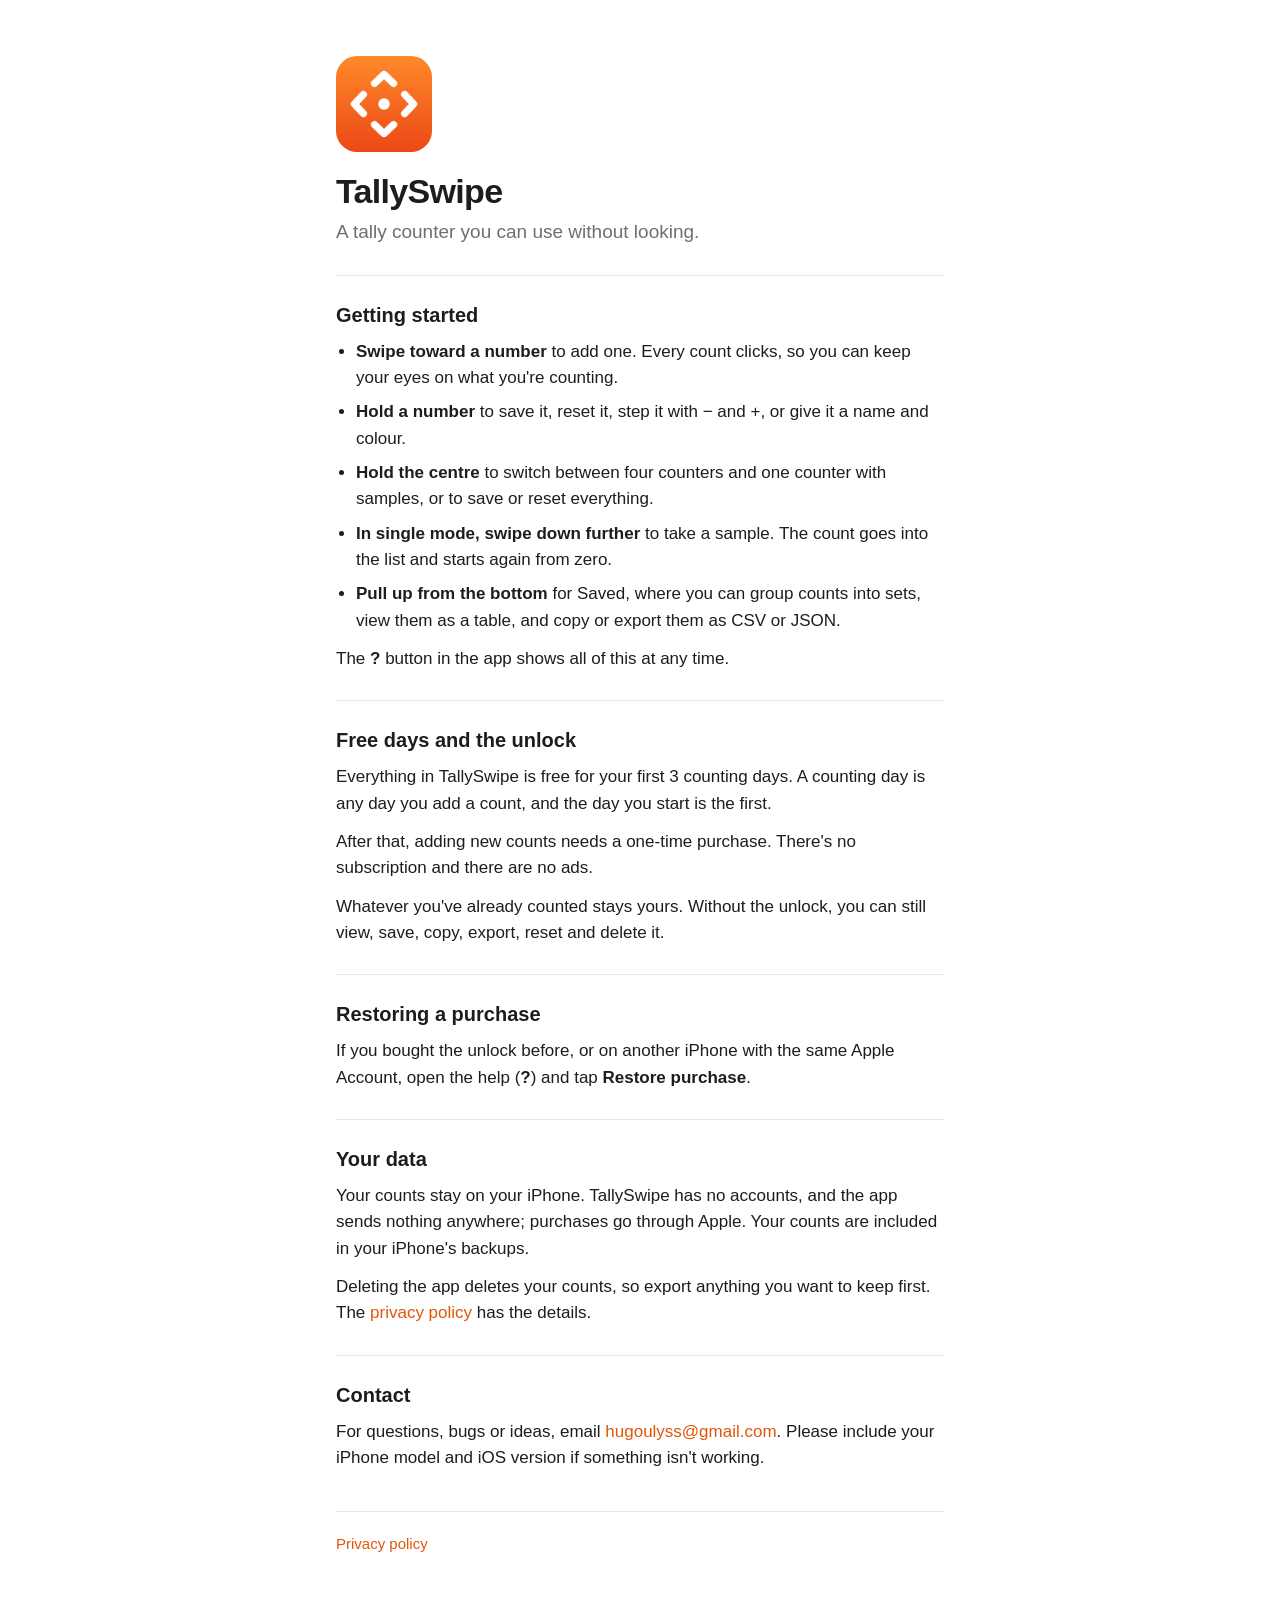
<file: index.html>
<!doctype html>
<html lang="en">
<head>
<meta charset="utf-8">
<meta name="viewport" content="width=device-width, initial-scale=1">
<title>TallySwipe Support</title>
<meta name="description" content="Help and contact for TallySwipe, the iPhone tally counter you can use without looking.">
<link rel="icon" href="favicon.png">
<link rel="apple-touch-icon" href="icon.png">
<link rel="stylesheet" href="style.css">
</head>
<body>
<main>
  <header>
    <img src="icon.png" width="96" height="96" alt="">
    <h1>TallySwipe</h1>
    <p class="lede">A tally counter you can use without looking.</p>
  </header>

  <section>
    <h2>Getting started</h2>
    <ul>
      <li><strong>Swipe toward a number</strong> to add one. Every count clicks, so you can keep your eyes on what you're counting.</li>
      <li><strong>Hold a number</strong> to save it, reset it, step it with − and +, or give it a name and colour.</li>
      <li><strong>Hold the centre</strong> to switch between four counters and one counter with samples, or to save or reset everything.</li>
      <li><strong>In single mode, swipe down further</strong> to take a sample. The count goes into the list and starts again from zero.</li>
      <li><strong>Pull up from the bottom</strong> for Saved, where you can group counts into sets, view them as a table, and copy or export them as CSV or JSON.</li>
    </ul>
    <p>The <strong>?</strong> button in the app shows all of this at any time.</p>
  </section>

  <section>
    <h2>Free days and the unlock</h2>
    <p>Everything in TallySwipe is free for your first 3 counting days. A counting day is any day you add a count, and the day you start is the first.</p>
    <p>After that, adding new counts needs a one-time purchase. There's no subscription and there are no ads.</p>
    <p>Whatever you've already counted stays yours. Without the unlock, you can still view, save, copy, export, reset and delete it.</p>
  </section>

  <section>
    <h2>Restoring a purchase</h2>
    <p>If you bought the unlock before, or on another iPhone with the same Apple Account, open the help (<strong>?</strong>) and tap <strong>Restore purchase</strong>.</p>
  </section>

  <section>
    <h2>Your data</h2>
    <p>Your counts stay on your iPhone. TallySwipe has no accounts, and the app sends nothing anywhere; purchases go through Apple. Your counts are included in your iPhone's backups.</p>
    <p>Deleting the app deletes your counts, so export anything you want to keep first. The <a href="privacy.html">privacy policy</a> has the details.</p>
  </section>

  <section>
    <h2>Contact</h2>
    <p>For questions, bugs or ideas, email <a href="mailto:hugoulyss@gmail.com?subject=TallySwipe">hugoulyss@gmail.com</a>. Please include your iPhone model and iOS version if something isn't working.</p>
  </section>

  <footer>
    <a href="privacy.html">Privacy policy</a>
  </footer>
</main>
</body>
</html>
</file>
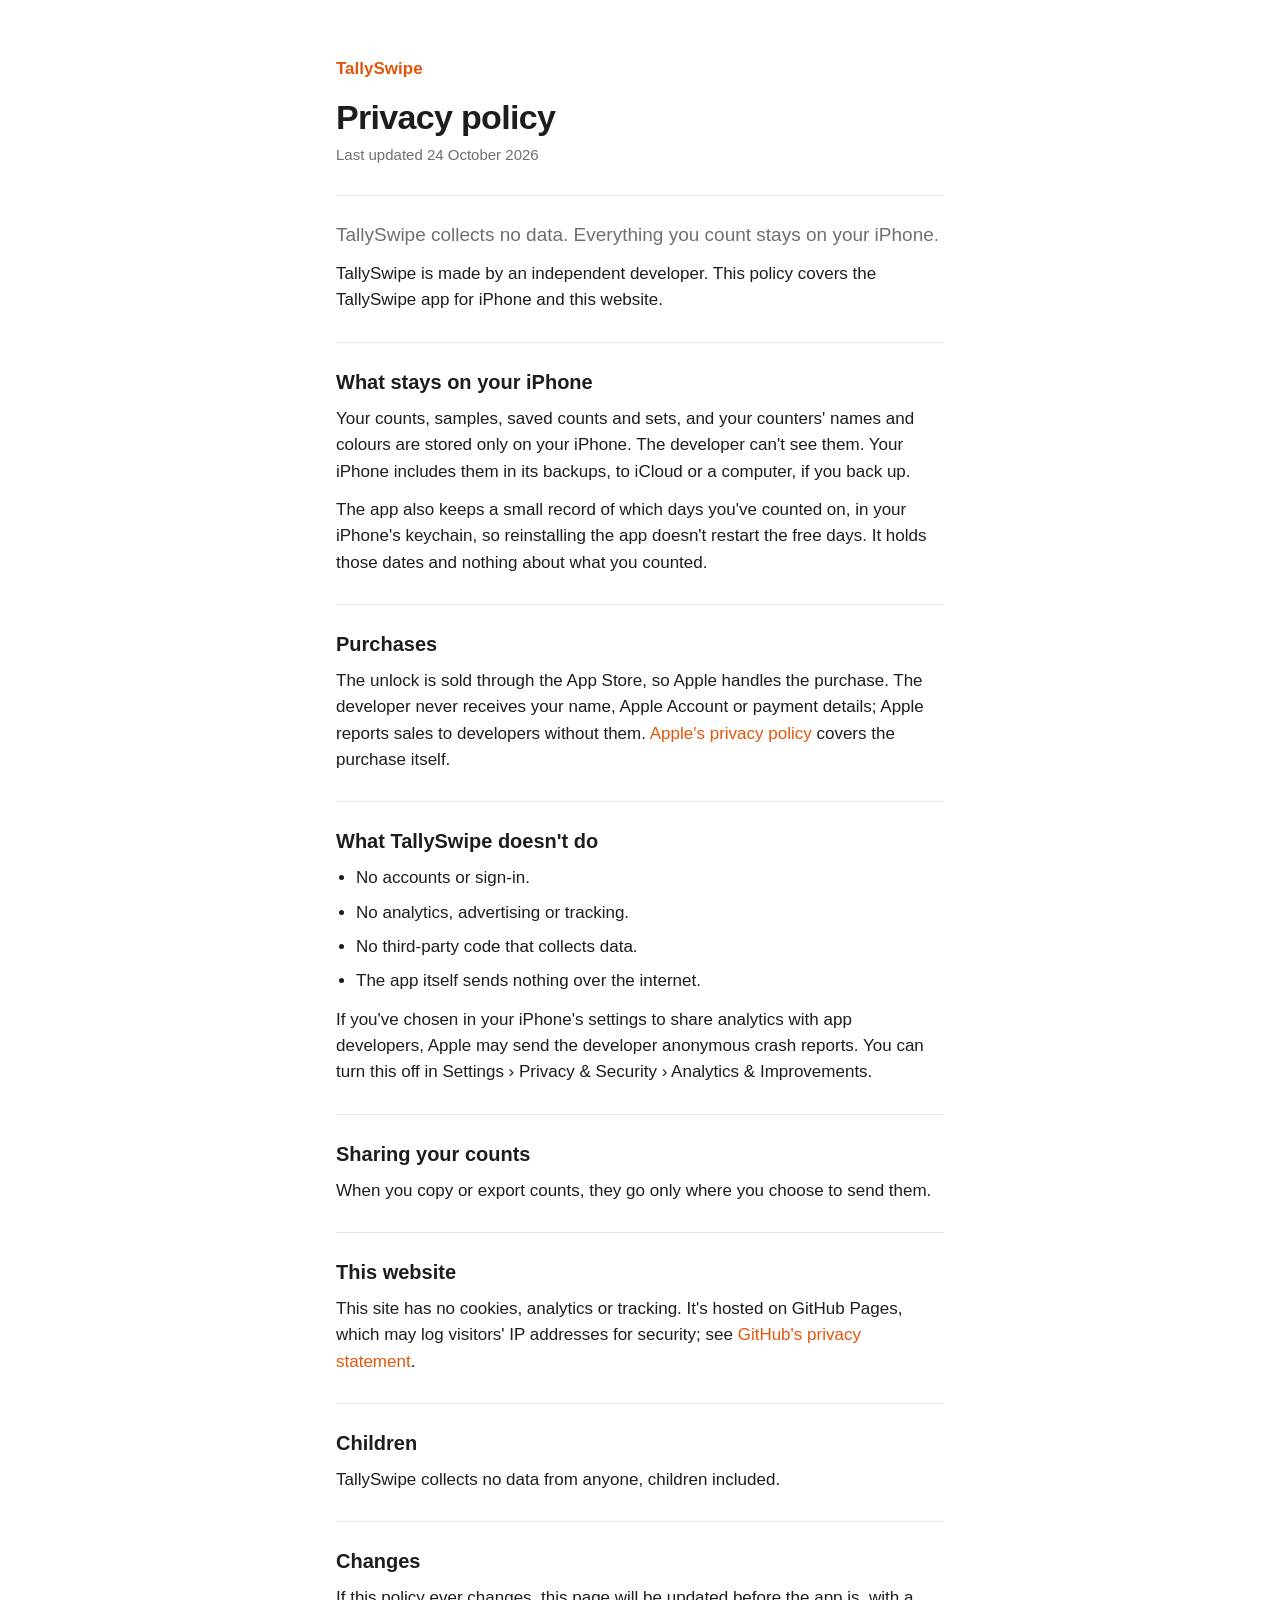
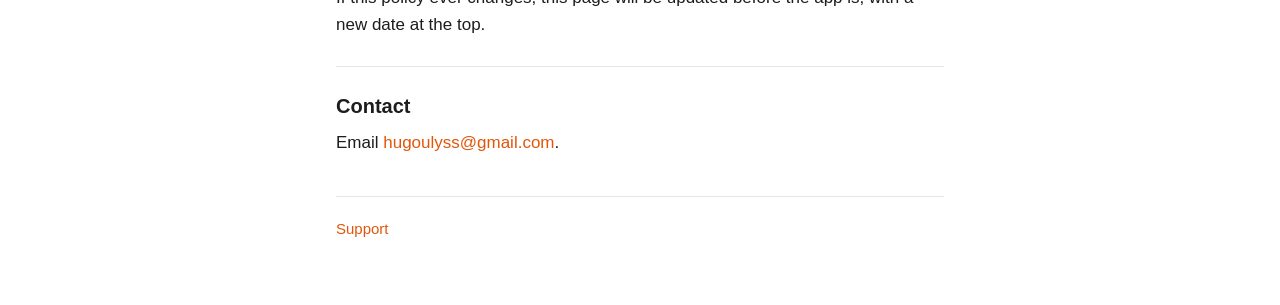
<file: privacy.html>
<!doctype html>
<html lang="en">
<head>
<meta charset="utf-8">
<meta name="viewport" content="width=device-width, initial-scale=1">
<title>TallySwipe Privacy Policy</title>
<meta name="description" content="TallySwipe collects no data. Everything you count stays on your iPhone.">
<link rel="icon" href="favicon.png">
<link rel="apple-touch-icon" href="icon.png">
<link rel="stylesheet" href="style.css">
</head>
<body>
<main>
  <header>
    <a href="./" class="back">TallySwipe</a>
    <h1>Privacy policy</h1>
    <p class="meta">Last updated 24 October 2026</p>
  </header>

  <section>
    <p class="lede">TallySwipe collects no data. Everything you count stays on your iPhone.</p>
    <p>TallySwipe is made by an independent developer. This policy covers the TallySwipe app for iPhone and this website.</p>
  </section>

  <section>
    <h2>What stays on your iPhone</h2>
    <p>Your counts, samples, saved counts and sets, and your counters' names and colours are stored only on your iPhone. The developer can't see them. Your iPhone includes them in its backups, to iCloud or a computer, if you back up.</p>
    <p>The app also keeps a small record of which days you've counted on, in your iPhone's keychain, so reinstalling the app doesn't restart the free days. It holds those dates and nothing about what you counted.</p>
  </section>

  <section>
    <h2>Purchases</h2>
    <p>The unlock is sold through the App Store, so Apple handles the purchase. The developer never receives your name, Apple Account or payment details; Apple reports sales to developers without them. <a href="https://www.apple.com/legal/privacy/">Apple's privacy policy</a> covers the purchase itself.</p>
  </section>

  <section>
    <h2>What TallySwipe doesn't do</h2>
    <ul>
      <li>No accounts or sign-in.</li>
      <li>No analytics, advertising or tracking.</li>
      <li>No third-party code that collects data.</li>
      <li>The app itself sends nothing over the internet.</li>
    </ul>
    <p>If you've chosen in your iPhone's settings to share analytics with app developers, Apple may send the developer anonymous crash reports. You can turn this off in Settings › Privacy &amp; Security › Analytics &amp; Improvements.</p>
  </section>

  <section>
    <h2>Sharing your counts</h2>
    <p>When you copy or export counts, they go only where you choose to send them.</p>
  </section>

  <section>
    <h2>This website</h2>
    <p>This site has no cookies, analytics or tracking. It's hosted on GitHub Pages, which may log visitors' IP addresses for security; see <a href="https://docs.github.com/site-policy/privacy-policies/github-general-privacy-statement">GitHub's privacy statement</a>.</p>
  </section>

  <section>
    <h2>Children</h2>
    <p>TallySwipe collects no data from anyone, children included.</p>
  </section>

  <section>
    <h2>Changes</h2>
    <p>If this policy ever changes, this page will be updated before the app is, with a new date at the top.</p>
  </section>

  <section>
    <h2>Contact</h2>
    <p>Email <a href="mailto:hugoulyss@gmail.com?subject=TallySwipe%20privacy">hugoulyss@gmail.com</a>.</p>
  </section>

  <footer>
    <a href="./">Support</a>
  </footer>
</main>
</body>
</html>
</file>
<file: style.css>
:root {
  --bg: #ffffff;
  --text: #1d1d1f;
  --secondary: #6e6e73;
  --rule: #e5e5ea;
  --accent: #e2560a;
  color-scheme: light dark;
}

@media (prefers-color-scheme: dark) {
  :root {
    --bg: #000000;
    --text: #f5f5f7;
    --secondary: #98989d;
    --rule: #2c2c2e;
    --accent: #ff7a33;
  }
}

* { box-sizing: border-box; }

body {
  margin: 0;
  background: var(--bg);
  color: var(--text);
  font: 17px/1.55 -apple-system, BlinkMacSystemFont, "Helvetica Neue", Helvetica, Arial, sans-serif;
  -webkit-text-size-adjust: 100%;
}

main {
  max-width: 640px;
  margin: 0 auto;
  padding: 56px 16px 64px;
}

header img {
  display: block;
  border-radius: 22%;
  margin-bottom: 20px;
}

h1 {
  font-size: 34px;
  line-height: 1.15;
  margin: 0 0 6px;
  letter-spacing: -0.02em;
}

h2 {
  font-size: 20px;
  margin: 0 0 8px;
}

section {
  border-top: 1px solid var(--rule);
  padding-top: 24px;
  margin-top: 28px;
}

p { margin: 0 0 12px; }

ul { margin: 0 0 12px; padding-left: 20px; }

li { margin-bottom: 8px; }

.lede {
  font-size: 19px;
  color: var(--secondary);
}

.meta {
  color: var(--secondary);
  font-size: 15px;
}

.back {
  display: inline-block;
  margin-bottom: 16px;
  font-weight: 600;
}

a {
  color: var(--accent);
  text-decoration: none;
}

a:hover { text-decoration: underline; }

footer {
  border-top: 1px solid var(--rule);
  margin-top: 40px;
  padding-top: 20px;
  font-size: 15px;
}
</file>
